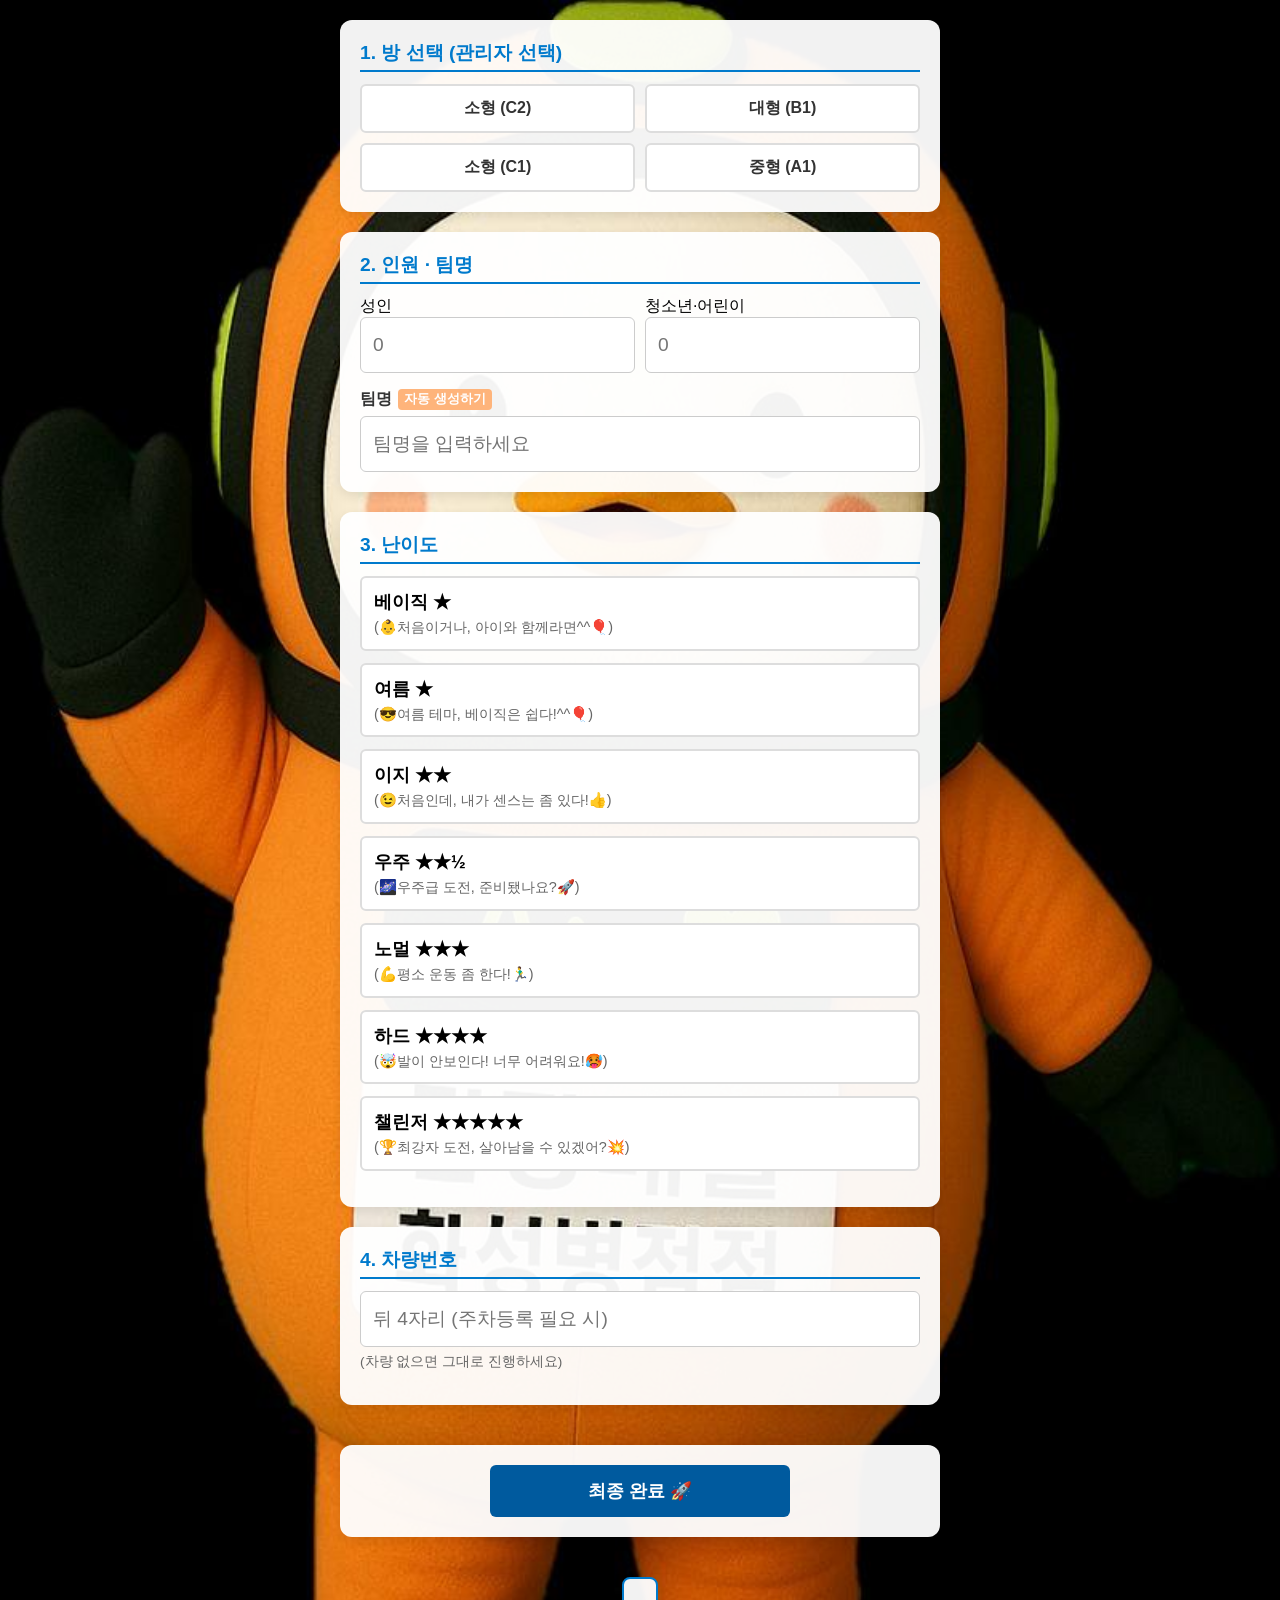
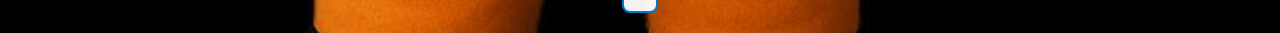
<file: index.html>
<!DOCTYPE html>
<html lang="ko">
<head>
  <meta charset="UTF-8" />
  <meta name="viewport" content="width=device-width, initial-scale=1.0, maximum-scale=1.0, user-scalable=no" />
  <title>점핑배틀</title>
  <link rel="stylesheet" href="styles.css" />
</head>
<body>
  <form id="reservationForm" class="form-grid" novalidate>
    <!-- 숨겨진 값들 -->
    <input type="hidden" id="walkInTime" name="walkInTime" />
    <input type="hidden" id="roomSize" name="roomSize" required />
    <input type="hidden" id="difficulty" name="difficulty" required />

    <!-- 1. 방 선택 -->
    <div class="card">
      <h3>1. 방 선택 (관리자 선택)</h3>
      <div class="room-buttons">
        <button type="button" data-value="C2">소형 (C2)</button>
        <button type="button" data-value="B1">대형 (B1)</button>
        <button type="button" data-value="C1">소형 (C1)</button>
        <button type="button" data-value="A1">중형 (A1)</button>  
      </div>
    </div>

    <!-- 2. 인원 · 팀명 -->
    <div class="card">
      <h3>2. 인원 · 팀명</h3>
      <div class="field-group">
        <div class="field half">
          <label for="adultCount">성인</label>
          <input type="number" id="adultCount" name="adultCount" min="0" placeholder="0" required />
        </div>
        <div class="field half">
          <label for="youthCount">청소년·어린이</label>
          <input type="number" id="youthCount" name="youthCount" min="0" placeholder="0" required />
        </div>
      </div>
      <div class="auto-teamname">
        <label class="teamname-label" for="teamName">
          팀명
          <button type="button" id="generateTeamNameBtn" class="tiny-btn">자동 생성하기</button>
        </label>
        <input type="text" id="teamName" name="teamName" placeholder="팀명을 입력하세요" required />
      </div>
    </div>

    <!-- 3. 난이도 선택 -->
    <div class="card">
      <h3>3. 난이도</h3>
      <div class="difficulty-buttons">
        <button type="button" data-value="ㅂ베이직">
          <span class="label">베이직 ★</span>
          <span class="desc">(👶처음이거나, 아이와 함께라면^^🎈)</span>
        </button>
        <button type="button" data-value="ㄹ여름">
          <span class="label">여름 ★</span>
          <span class="desc">(😎여름 테마, 베이직은 쉽다!^^🎈)</span>
        </button>
        <button type="button" data-value="ㅇ이지">
          <span class="label">이지 ★★</span>
          <span class="desc">(😉처음인데, 내가 센스는 좀 있다!👍)</span>
        </button>
        <button type="button" data-value="ㅅ우주">
          <span class="label">우주 ★★½</span>
          <span class="desc">(🌌우주급 도전, 준비됐나요?🚀)</span>
        </button>
        <button type="button" data-value="ㄴ노멀">
          <span class="label">노멀 ★★★</span>
          <span class="desc">(💪평소 운동 좀 한다!🏃‍♂️)</span>
        </button>
        <button type="button" data-value="ㅎ하드">
          <span class="label">하드 ★★★★</span>
          <span class="desc">(🤯발이 안보인다! 너무 어려워요!🥵)</span>
        </button>
        <button type="button" data-value="ㅊ챌린저">
          <span class="label">챌린저 ★★★★★</span>
          <span class="desc">(🏆최강자 도전, 살아남을 수 있겠어?💥)</span>
        </button>
      </div>
    </div>

    <!-- 4. 차량번호 -->
    <div class="card">
      <h3>4. 차량번호</h3>
      <input
        type="text"
        id="vehicle"
        name="vehicle"
        placeholder="뒤 4자리 (주차등록 필요 시)"
        inputmode="numeric"
        pattern="[0-9]*"
      />
      <p class="note">(차량 없으면 그대로 진행하세요)</p>
    </div>

    <!-- 최종 완료 버튼 -->
    <div class="card actions">
      <button type="submit" id="submitBtn">최종 완료 🚀</button>
    </div>
  </form>

  <!-- 결제 안내 출력 영역 -->
  <div id="result" class="result"></div>

  <script src="script.js" defer></script>
</body>
</html>
</file>
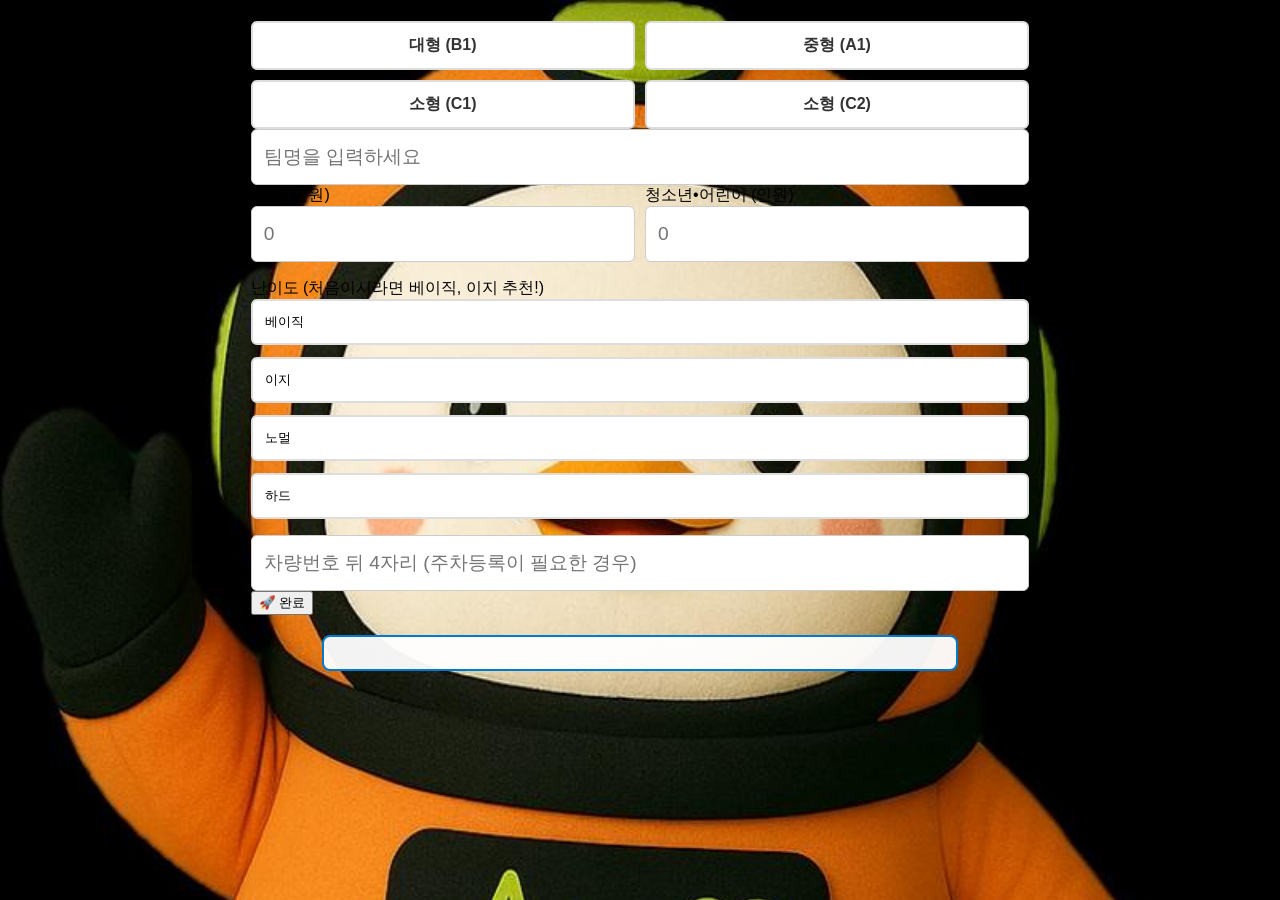
<file: index_bak.html>
<!DOCTYPE html>
<html lang="ko">
<head>
  <meta charset="UTF-8">
  <meta name="viewport" content="width=device-width, initial-scale=1.0, maximum-scale=1.0, user-scalable=no">
  <title>점핑배틀</title>
  <link rel="stylesheet" href="styles.css">
</head>
<body>
  <div class="container">
    <form id="reservationForm" novalidate>
      <input type="hidden" id="walkInTime" name="walkInTime">

      <div class="field room-group">
        <label>방 선택 <span class="note">(관리자 선택)</span></label>
             <div class="field room-group">
<!--         <div class="room-info">대형 : 4~8인, 중형 : 2~6인, 소형 : 2~4인</div> -->
        <div class="room-buttons">
          <button type="button" data-value="B1">대형 (B1)</button>
          <button type="button" data-value="A1">중형 (A1)</button>
          <button type="button" data-value="C1">소형 (C1)</button>
          <button type="button" data-value="C2">소형 (C2)</button>
        </div>
        <input type="hidden" id="roomSize" name="roomSize" required>
      </div>      

      <div class="field">
<!--         <label for="teamName">팀명</label> -->
        <input type="text" id="teamName" name="teamName" placeholder="팀명을 입력하세요" required>
      </div>


      <div class="field-group">
        <div class="field half">
          <label for="adultCount">성인 (인원)</label>
          <input type="number" id="adultCount" name="adultCount" min="0" placeholder="0" required>
        </div>
        <div class="field half">
          <label for="youthCount">청소년•어린이 (인원)</label>
          <input type="number" id="youthCount" name="youthCount" min="0" placeholder="0" required>
        </div>
      </div>    



      <div class="field difficulty-group">
        <label>
          난이도 <span id="difficultyNote" class="note">(처음이시라면 베이직, 이지 추천!)</span>
        </label>
        <div class="difficulty-buttons">
          <button type="button" data-value="ㅂ베이직">베이직</button>
          <button type="button" data-value="ㅇ이지">이지</button>
          <button type="button" data-value="ㄴ노멀">노멀</button>
          <button type="button" data-value="ㅎ하드">하드</button>
        </div>
        <input type="hidden" id="difficulty" name="difficulty" required>
      </div>

      <div class="field">
<!--         <label for="vehicle">차량번호 뒤 4자리 (주차등록이 필요한 경우)</label> -->
<input
  type="text"
  id="vehicle"
  name="vehicle"
  placeholder="차량번호 뒤 4자리 (주차등록이 필요한 경우)"
  inputmode="numeric"      
  pattern="[0-9,]*"        
/>
      </div>
     <!-- <div id="reminderBanner">✅ 입력 후 “🚀전송하기” 꼭 눌러주세요!</div> --!>
      <button type="submit">🚀 완료 </button>
    </form>
    <div id="result" class="result"></div>
  </div>
  <script src="script.js" defer></script>
</body>
</html>
</file>
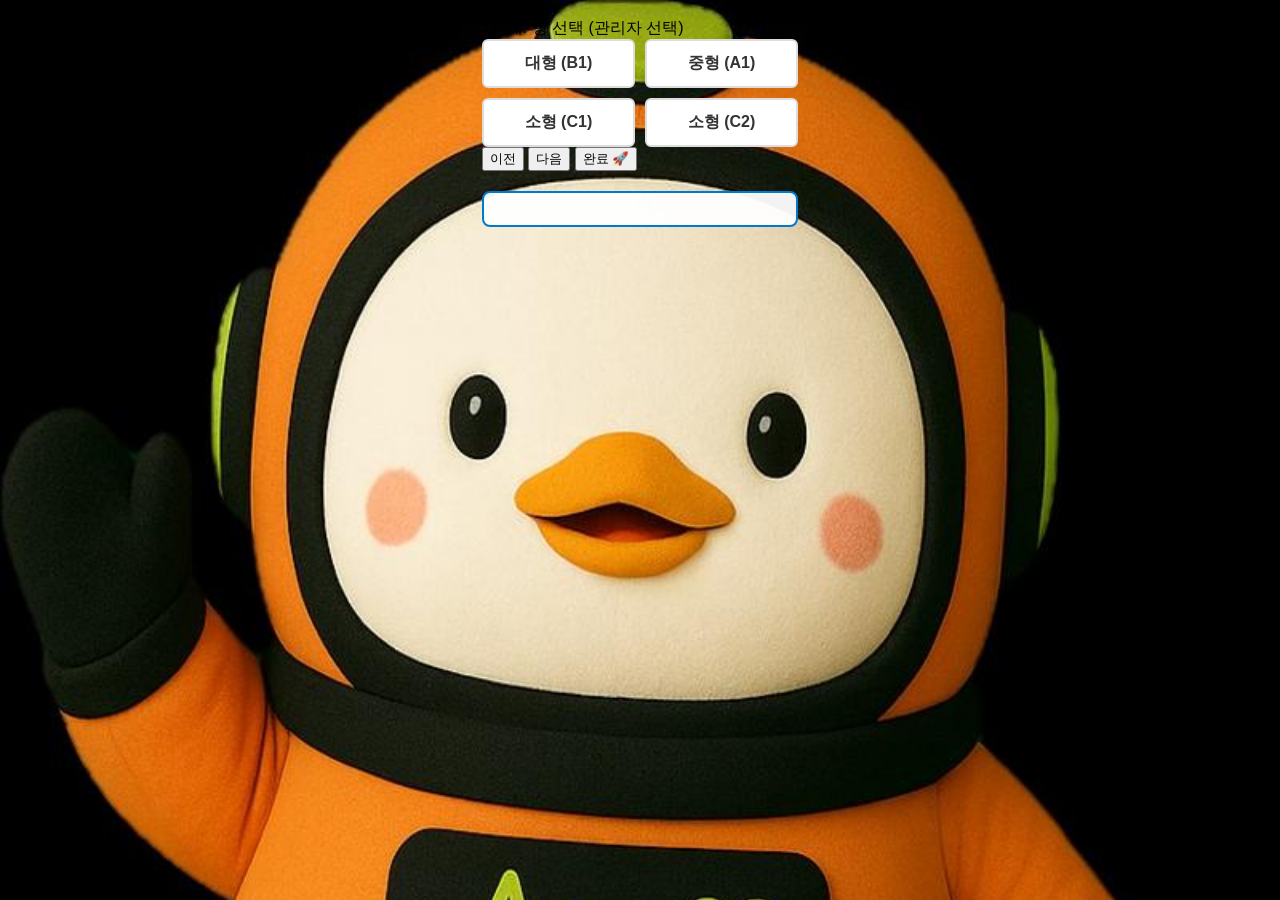
<file: index_bak2.html>
<!-- index.html -->
<!DOCTYPE html>
<html lang="ko">
<head>
  <meta charset="UTF-8" />
  <meta name="viewport" content="width=device-width, initial-scale=1.0, maximum-scale=1.0, user-scalable=no" />
  <title>점핑배틀</title>
  <link rel="stylesheet" href="styles.css" />
</head>
<body>
  <div class="container">
    <!-- 단계 표시 -->
    <div class="steps-indicator">
      <span class="step-dot active">1</span>
      <span class="step-dot">2</span>
      <span class="step-dot">3</span>
      <span class="step-dot">4</span>
      <span class="step-dot">5</span>
    </div>

    <form id="reservationForm" novalidate>
      <input type="hidden" id="walkInTime" name="walkInTime" />
      <input type="hidden" id="roomSize" name="roomSize" required />
      <input type="hidden" id="difficulty" name="difficulty" required />

      <!-- 1단계: 방 선택 -->
      <div class="step" data-step="1">
        <label> <span class="note">1단계: 방 선택 (관리자 선택)</span></label>
        <div class="room-buttons">
          <button type="button" data-value="B1">대형 (B1)</button>
          <button type="button" data-value="A1">중형 (A1)</button>
          <button type="button" data-value="C1">소형 (C1)</button>
          <button type="button" data-value="C2">소형 (C2)</button>
        </div>
      </div>

      <!-- 2단계: 인원 입력 -->
      <div class="step" data-step="2" style="display:none;">
        <label> <span class="note">2단계: 인원 입력</span></label>        
        <div class="field-group">
          <div class="field half">
            <label for="adultCount">성인 (인원)</label>
            <input type="number" id="adultCount" name="adultCount" min="0" placeholder="0" required />
          </div>
          <div class="field half">
            <label for="youthCount">청소년·어린이 (인원)</label>
            <input type="number" id="youthCount" name="youthCount" min="0" placeholder="0" required />
          </div>
        </div>
      </div>

      <!-- 3단계: 팀명 입력 -->
      <div class="step" data-step="3" style="display:none;">
        <div class="field auto-teamname">
          <label for="teamName" class="teamname-label">
            3단계: 팀명 입력
            <button type="button" id="generateTeamNameBtn" class="tiny-btn">자동 생성</button>
          </label>
          <input type="text" id="teamName" name="teamName" placeholder="팀명을 입력하세요" required />
        </div>
      </div>

      <!-- 4단계: 난이도 선택 -->
      <div class="step" data-step="4" style="display:none;">        
        <label> <span class="note">4단계: 난이도 선택</span></label>
        <div class="difficulty-buttons">
          <button type="button" data-value="ㅂ베이직">
            <span class="label">베이직 (★)</span>
            <span class="desc">👶처음이거나, 아이와 함께라면^^🎈</span>
          </button>
          <button type="button" data-value="ㅇ이지">
            <span class="label">이지 (★★)</span>
            <span class="desc">😉처음인데, 내가 센스는 좀 있다!👍</span>
          </button>
          <button type="button" data-value="ㅅ우주">
            <span class="label">우주 (★★★)</span>
            <span class="desc">🌌우주 테마맵 도전, 준비됐나요?🚀</span>
          </button>
          <button type="button" data-value="ㄴ노멀">
            <span class="label">노멀 (★★★★)</span>
            <span class="desc">💪평소 운동 좀 한다!🏃‍♂️</span>
          </button>
          <button type="button" data-value="ㅎ하드">
            <span class="label">하드 (★★★★★)</span>
            <span class="desc">🤯발이 안보인다! 너무 어려워요!🥵</span>
          </button>
          <button type="button" data-value="ㅊ챌린저">
            <span class="label">챌린저 (★★★★★★)</span>
            <span class="desc">🏆최강자 도전, 살아남을 수 있겠어?💥</span>
          </button>
        </div>
      </div>

      <!-- 5단계: 차량번호 입력 -->
      <div class="step" data-step="5" style="display:none;">        
        <label> <span class="note">5단계: 차량번호 입력 (뒤 4자리)</span></label>
        <input
          type="text"
          id="vehicle"
          name="vehicle"
          placeholder="ex)1234 //등록 필요 없을 경우 완료"
          inputmode="numeric"
          pattern="[0-9]*"
        />
      </div>

      <!-- 네비게이션 버튼 -->
      <div class="step-nav">
        <button type="button" id="prevBtn">이전</button>
        <button type="button" id="nextBtn">다음</button>
        <button type="submit" id="submitBtn">완료 🚀</button>
      </div>

      <div id="result" class="result"></div>
    </form>
  </div>

  <script src="script.js" defer></script>
</body>
</html>
</file>
<file: styles.css>
/* styles.css */
body {
  margin: 0;
  padding: 0;
  background: url('jumpingbattle_character_bg.jpg') no-repeat top center;
  background-size: cover;
  display: flex;
  flex-direction: column;      /* 세로 스택으로 변경 */
  align-items: center;         /* 가로 중앙 정렬 */
  justify-content: flex-start; /* 세로는 위에서부터 시작 */
  min-height: 100vh;
  font-family: 'Segoe UI', sans-serif;
}

/* 항상 세로 스크롤 */
.form-grid {
  display: flex;
  flex-direction: column;
  gap: 20px;
  width: 95%;
  max-width: 600px;
  margin: 20px auto;
}

/* 카드 공통 스타일 */
.card {
  background: rgba(255,255,255,0.95);
  border-radius: 12px;
  padding: 20px;
  box-shadow: 0 4px 12px rgba(0,0,0,0.1);
}

/* 카드 제목 */
.card h3 {
  margin: 0 0 12px;
  font-size: 1.2rem;
  color: #007ACC;
  border-bottom: 2px solid #007ACC;
  padding-bottom: 4px;
}

/* 방 선택 */
.room-buttons {
  display: flex;
  flex-wrap: wrap;
  gap: 10px;
}
.room-buttons button {
  flex: 1 1 45%;
  padding: 12px 0;
  font-size: 1rem;
  background: #fff;
  border: 2px solid #ddd;
  border-radius: 6px;
  cursor: pointer;
  font-weight: 600;
  color: #333;
  transition: background 0.2s, border-color 0.2s;
}
.room-buttons button.selected {
  background: #007ACC;
  color: #fff;
  border-color: #005A9E;
}

/* 입력박스 높이 키우기 */
input[type="text"],
input[type="number"] {
  width: 100%;
  padding: 16px 12px;
  font-size: 1.2rem;
  border: 1px solid #ccc;
  border-radius: 6px;
  box-sizing: border-box;
  min-height: 50px;
}

/* 인원 · 팀명 */
.field-group {
  display: flex;
  gap: 10px;
  margin-bottom: 16px;
}
.field-group .half {
  flex: 1;
}
.auto-teamname {
  display: flex;
  flex-direction: column;
}
.teamname-label {
  display: inline-flex;
  align-items: center;
  gap: 6px;
  font-weight: 600;
  color: #333;
  margin-bottom: 6px;
}
.tiny-btn {
  padding: 2px 6px;
  font-size: 0.8rem;
  font-weight: 600;
  color: #fff;
  background: #feb47b;
  border: none;
  border-radius: 4px;
  cursor: pointer;
  transition: background 0.2s;
}
.tiny-btn:hover {
  background: #ff9a5c;
}

/* 난이도 선택 */
.difficulty-buttons {
  display: flex;
  flex-direction: column;
  gap: 12px;
  margin-bottom: 16px;
}
.difficulty-buttons button {
  display: flex;
  flex-direction: column;
  align-items: flex-start;
  padding: 12px;
  background: #fff;
  border: 2px solid #ddd;
  border-radius: 6px;
  cursor: pointer;
  transition: border-color 0.2s, background 0.2s;
}
.difficulty-buttons button:hover {
  border-color: #007ACC;
}
.difficulty-buttons button.selected {
  background: #007ACC;
  border-color: #005A9E;
  color: #fff;
}
.difficulty-buttons .label {
  font-size: 1.1rem;
  font-weight: 600;
}
.difficulty-buttons .desc {
  font-size: 0.9rem;
  color: #666;
  margin-top: 4px;
  line-height: 1.3;
}

/* 차량번호 안내 */
.card .note {
  margin-top: 6px;
  font-size: 0.85rem;
  color: #666;
}

/* 최종 완료 버튼 */
.actions {
  display: flex;
  justify-content: center;
  margin-top: 20px;
}
.actions button {
  width: 100%;
  max-width: 300px;
  padding: 14px 0;
  font-size: 1.1rem;
  font-weight: 600;
  border: none;
  border-radius: 6px;
  cursor: pointer;
  background: #005A9E;
  color: #fff;
  transition: background 0.2s;
}
.actions button:hover {
  background: #004578;
}

/* 결제 안내 */
.result {
  margin: 20px auto;
  padding: 16px;
  max-width: 600px;
  background: rgba(255,255,255,0.95);
  border: 2px solid #007ACC;
  border-radius: 8px;
  font-size: 1.1rem;
  color: #333;
  line-height: 1.4;
}

/* 반응형 */
@media (max-width: 600px) {
  .form-grid {
    max-width: 100%;
    margin: 10px;
  }
  .room-buttons button,
  .actions button {
    font-size: 1rem;
    padding: 12px 0;
  }
  .tiny-btn {
    font-size: 0.75rem;
    padding: 2px 4px;
  }
}
</file>
